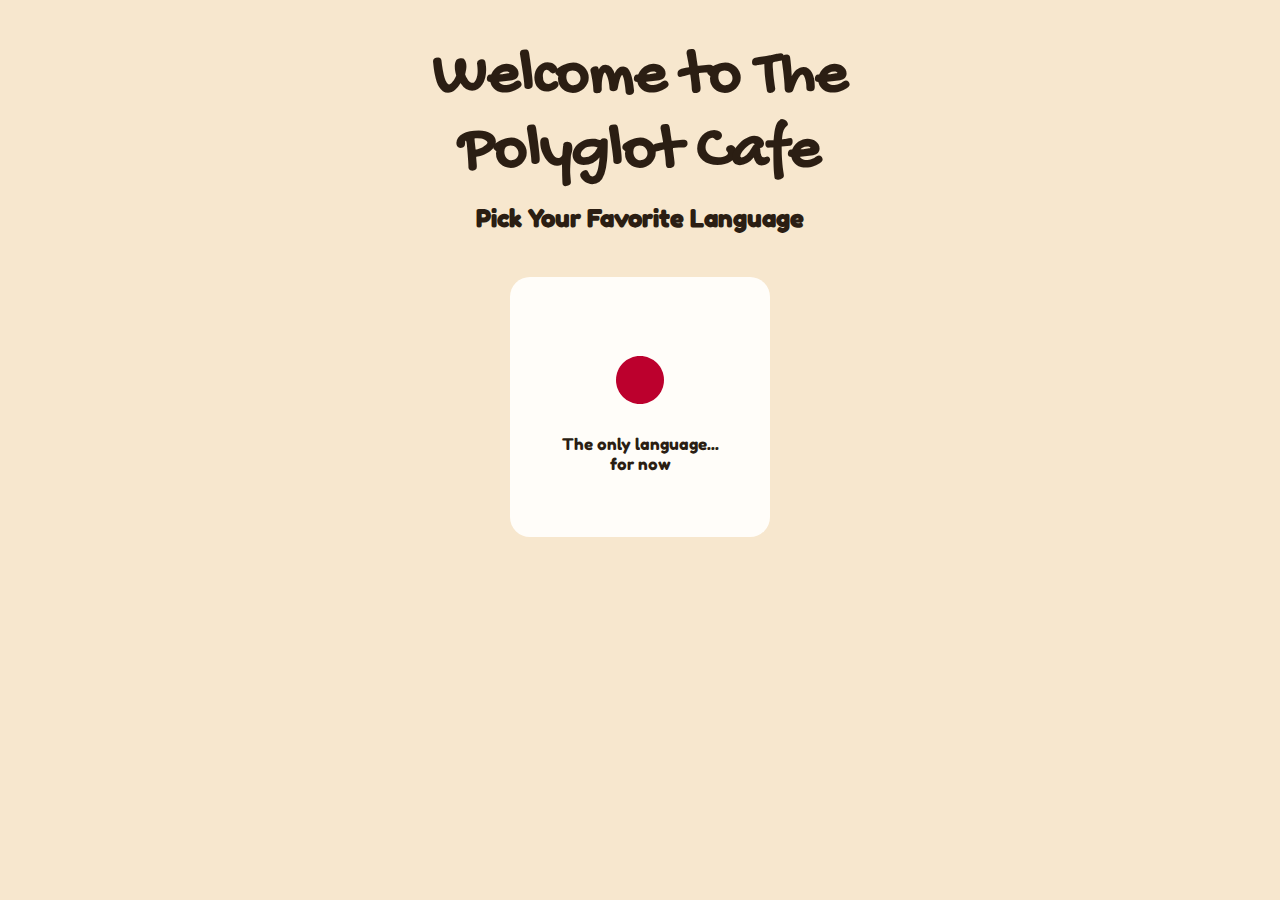
<file: index.html>
<!DOCTYPE html>
<html lang="en">
<head>
  <meta charset="UTF-8" />
  <title>Polyglot Cafe</title>
  <!-- Link to your external CSS file -->
  <link rel="stylesheet" href="css/styles.css" />
</head>
<body>
  
  <!-- Main heading -->
  <h1 class="heading">Welcome to The <br> Polyglot Cafe</h1>
  
  <!-- Subheading -->
  <h2 class="subheading">Pick Your Favorite Language</h2>
  
 <!-- Wrap the card in an anchor so the entire card is clickable -->
 <a href="page2.html" class="card-link">
    <div class="card-container">
      <img
        src="assets/images/japan.svg"
        alt="Japan Flag"
        class="flag-img"
        width="120"
        height="80"
      />
      <!-- Card text -->
      <div class="card-text">
        The only language...<br>
        for now
      </div>
    </div>
  </a>

</body>
</html>
</file>
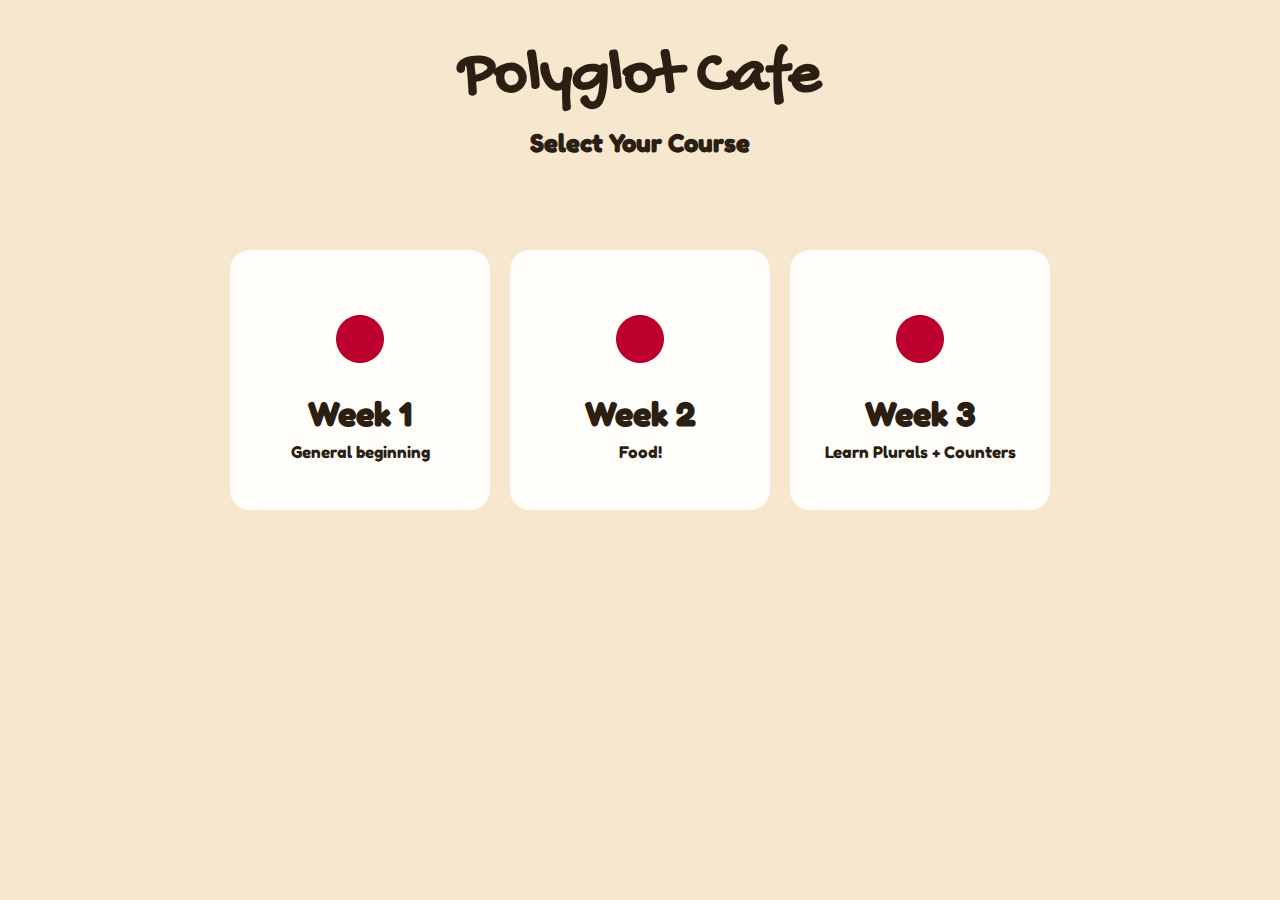
<file: page2.html>
<!DOCTYPE html>
<html lang="en">
<head>
  <meta charset="UTF-8" />
  <title>Polyglot Cafe – Week 1</title>
  <link rel="stylesheet" href="css/styles.css" />
</head>
<body>
  <!-- Main heading (optional) -->
  <h1 class="heading">Polyglot Cafe</h1>
  
  <!-- Subheading (optional) -->
  <h2 class="subheading">Select Your Course</h2>
  
  <!-- Card grid container -->
  <div class="card-grid">
    <!-- Card for Week 1 -->
    <a href="page3.html" class="card-link">
      <div class="card-container">
        <!-- Red circle / Japan flag -->
        <img src="assets/images/japan.svg" alt="Japan Flag" class="flag-img" width="120" height="80" />
        <!-- "Week 1" in 32px Fredoka One, centered -->
        <h2 class="week-title">Week 1</h2>
        <!-- Smaller text below -->
        <p class="week-subtext">General beginning</p>
      </div>
    </a>
  
    <!-- Card for Week 2 -->
    <a href="page4.html" class="card-link">
      <div class="card-container">
        <!-- Red circle / Japan flag -->
        <img src="assets/images/japan.svg" alt="Japan Flag" class="flag-img" width="120" height="80" />
        <!-- "Week 2" in 32px Fredoka One, centered -->
        <h2 class="week-title">Week 2</h2>
        <!-- Smaller text below -->
        <p class="week-subtext">Food!</p>
      </div>
    </a>
  
    <!-- Card for Week 3 -->
    <a href="page5.html" class="card-link">
      <div class="card-container">
        <!-- Red circle / Japan flag -->
        <img src="assets/images/japan.svg" alt="Japan Flag" class="flag-img" width="120" height="80" />
        <!-- "Week 3" in 32px Fredoka One, centered -->
        <h2 class="week-title">Week 3</h2>
        <!-- Smaller text below -->
        <p class="week-subtext">Learn Plurals + Counters</p>
      </div>
    </a>
  
    <!-- Card for Week 4 (if needed) -->
    
    <!-- Add more cards as needed -->
  </div>
  
</body>
</html>
</file>
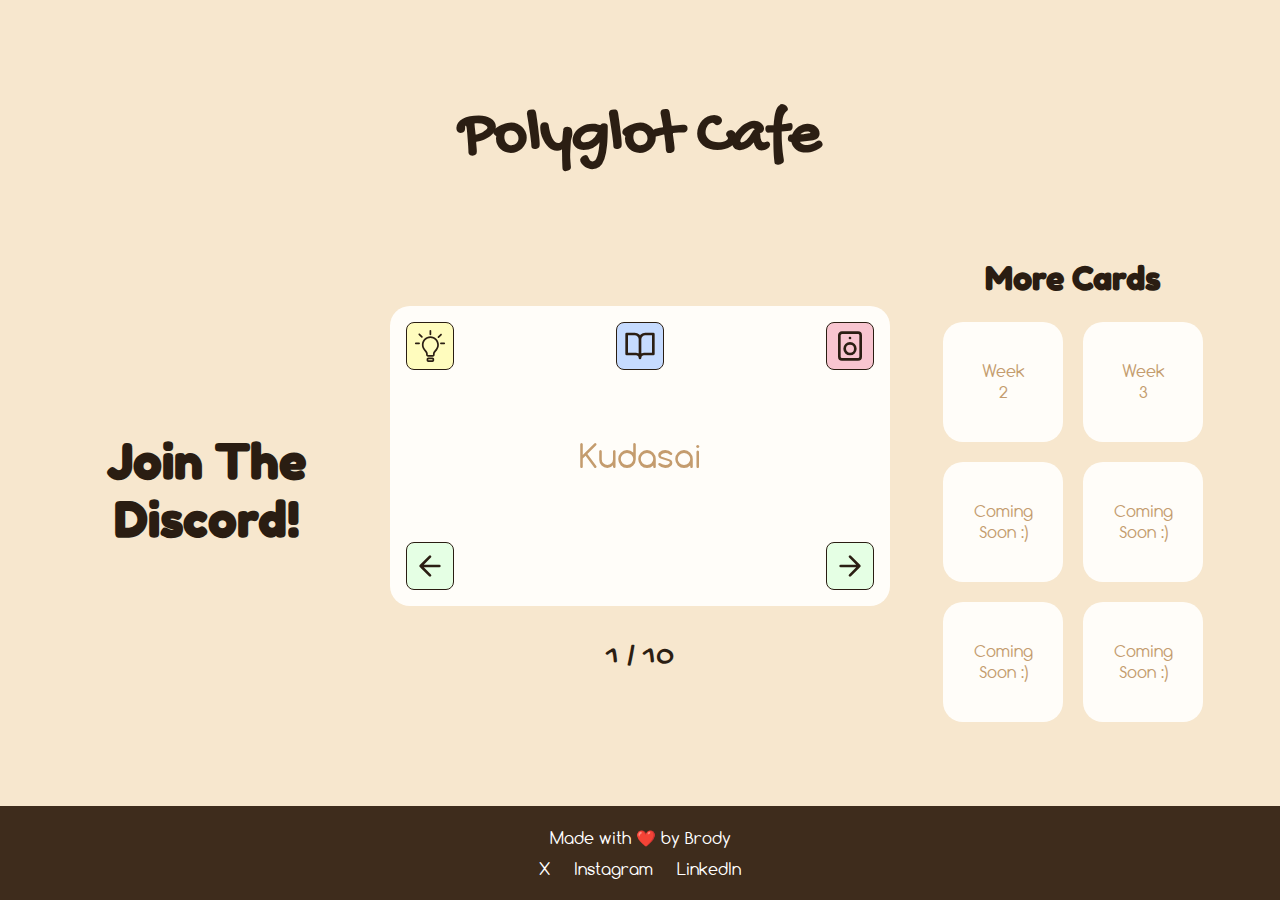
<file: page3.html>
<!DOCTYPE html>
<html lang="en">
<head>
  <meta charset="UTF-8" />
  <meta name="viewport" content="width=device-width, initial-scale=1">
  <meta name="presentation-url" content="https://www.canva.com/design/DAGfkSHycME/lAOpvOwb9t4d6oo5qgdSdw/edit?utm_content=DAGfkSHycME&utm_campaign=designshare&utm_medium=link2&utm_source=sharebutton">
  <title>Polyglot Cafe – Page 3</title>
  <link rel="stylesheet" href="css/flashcard.css" />
</head>
<body>
  <!-- Main heading -->
  <h1 class="main-heading">Polyglot Cafe</h1>

  <!-- 3-column layout -->
  <div class="page-layout">
    <!-- Left Column: "Join The Discord!" -->
    <div class="left-column">
      <h2 class="join-discord">Join The<br>Discord!</h2>
    </div>

    <!-- Center Column -->
<div class="center-column">
  <!-- Wrapper to vertically stack the flip-container and counter -->
  <div class="flashcard-wrapper">

    <!-- Flip Container -->
    <div class="flip-container" onclick="flipCard(event)">
      <div class="flashcard-inner">
        
        <!-- FRONT FACE -->
        <div class="flashcard-face flashcard-front">
          <div class="flashcard">
            <!-- Lightbulb (top-left) -->
            <div class="flashcard-button button-lightbulb top-left">
              <img src="assets/images/light.svg" alt="Lightbulb Icon">
            </div>
            <!-- Book (top-center) -->
            <div class="flashcard-button button-book top-center">
              <img src="assets/images/book.svg" alt="Book Icon">
            </div>
            <!-- Speaker (top-right) -->
            <div class="flashcard-button button-speaker top-right">
              <img src="assets/images/speaker.svg" alt="Speaker Icon">
            </div>
            <!-- Left Arrow (bottom-left) -->
            <div class="flashcard-button button-arrow bottom-left">
              <img src="assets/images/Arrow left.svg" alt="Left Arrow">
            </div>
            <!-- Right Arrow (bottom-right) -->
            <div class="flashcard-button button-arrow bottom-right">
              <img src="assets/images/Arrow right.svg" alt="Right Arrow">
            </div>

            <!-- Main front text -->
            <p class="flashcard-text">Hello</p>
          </div>
        </div>

        <!-- BACK FACE -->
        <div class="flashcard-face flashcard-back">
          <div class="flashcard">
            <!-- Same buttons on the back side (optional) -->
            <div class="flashcard-button button-lightbulb top-left">
              <img src="assets/images/light.svg" alt="Lightbulb Icon">
            </div>
            <div class="flashcard-button button-book top-center">
              <img src="assets/images/book.svg" alt="Book Icon">
            </div>
            <div class="flashcard-button button-speaker top-right">
              <img src="assets/images/speaker.svg" alt="Speaker Icon">
            </div>
            <div class="flashcard-button button-arrow bottom-left">
              <img src="assets/images/Arrow left.svg" alt="Left Arrow">
            </div>
            <div class="flashcard-button button-arrow bottom-right">
              <img src="assets/images/Arrow right.svg" alt="Right Arrow">
            </div>

            <!-- Main back text -->
            <p class="flashcard-text back-text">This is the Answer!</p>
          </div>
        </div>

      </div> <!-- .flashcard-inner -->
    </div> <!-- .flip-container -->

    <!-- Counter below the card -->
    <p id="card-counter" class="card-counter">1 / X</p>
  </div> <!-- .flashcard-wrapper -->
</div> <!-- .center-column -->


    <!-- Right Column: "More Cards" + 6 mini-cards -->
    <div class="right-column">
      <h2 class="more-cards">More Cards</h2>
      <div class="mini-cards-grid">
        <!-- 6 small 120×120 cards each with "Coming Soon :)" -->
        <div class="mini-card">
            <a href="page4.html" class="mini-card-link" style="text-decoration: none;">
            <p class="coming-soon">Week<br>2 </p>
            </a>
        </div>
        <div class="mini-card">
          <a href="page5.html" class="mini-card-link" style="text-decoration: none;">
          <p class="coming-soon">Week<br>3</p>
        </a>
        </div>
        <div class="mini-card">
          <p class="coming-soon">Coming<br>Soon :)</p>
        </div>
        <div class="mini-card">
          <p class="coming-soon">Coming<br>Soon :)</p>
        </div>
        <div class="mini-card">
          <p class="coming-soon">Coming<br>Soon :)</p>
        </div>
        <div class="mini-card">
          <p class="coming-soon">Coming<br>Soon :)</p>
        </div>
      </div>
    </div> <!-- .right-column -->
  </div> <!-- .page-layout -->

  <!-- Footer (Full width, centered, 2 lines) -->
  <footer class="site-footer">
    <p class="footer-text">Made with ❤️ by Brody</p>
    <nav class="footer-links">
      <a href="https://x.com/brodylame" target="_blank">X</a>
      <a href="https://www.instagram.com/brody_lane/?hl=en" target="_blank">Instagram</a>
      <a href="https://www.linkedin.com/in/broderickc/" target="_blank">LinkedIn</a>
    </nav>
  </footer>

  <script>
    // Now we choose the second set
    let currentSetKey = "japaneseWeek1";
  </script>
  <script src="js/script.js"></script>
</body>
</html>
</file>
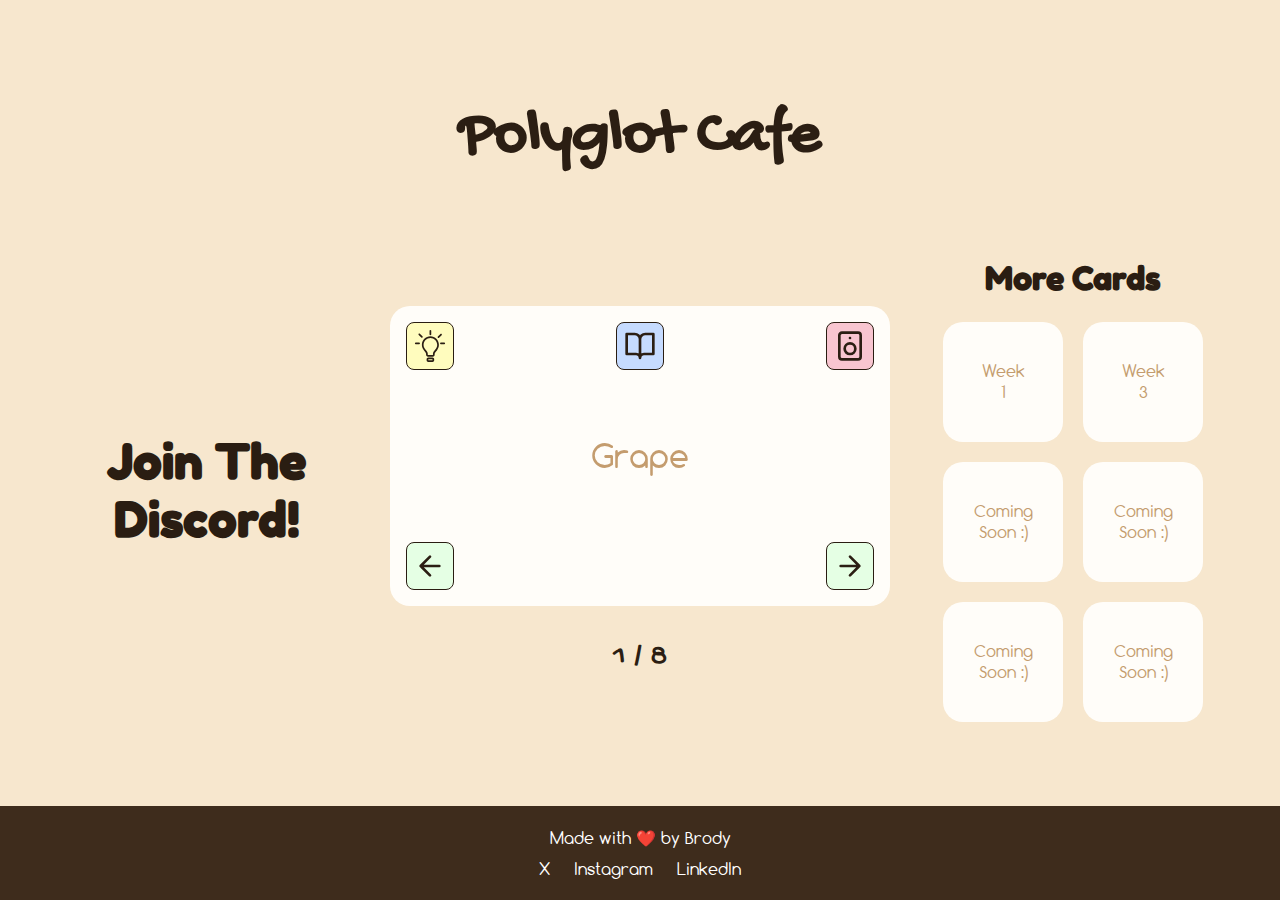
<file: page4.html>
<!DOCTYPE html>
<html lang="en">
<head>
  <meta charset="UTF-8" />
  <meta name="viewport" content="width=device-width, initial-scale=1">
  <meta name="presentation-url" content="https://www.canva.com/design/DAGgLFc5LJs/zw0bLjbKJ7TehV76mQ8opQ/edit?utm_content=DAGgLFc5LJs&utm_campaign=designshare&utm_medium=link2&utm_source=sharebutton">
  <title>Polyglot Cafe – Page 3</title>
  <link rel="stylesheet" href="css/flashcard.css" />
</head>
<body>
  <!-- Main heading -->
  <h1 class="main-heading">Polyglot Cafe</h1>

  <!-- 3-column layout -->
  <div class="page-layout">
    <!-- Left Column: "Join The Discord!" -->
    <div class="left-column">
      <h2 class="join-discord">Join The<br>Discord!</h2>
    </div>

    <!-- Center Column -->
<div class="center-column">
  <!-- Wrapper to vertically stack the flip-container and counter -->
  <div class="flashcard-wrapper">

    <!-- Flip Container -->
    <div class="flip-container" onclick="flipCard(event)">
      <div class="flashcard-inner">
        
        <!-- FRONT FACE -->
        <div class="flashcard-face flashcard-front">
          <div class="flashcard">
            <!-- Lightbulb (top-left) -->
            <div class="flashcard-button button-lightbulb top-left">
              <img src="assets/images/light.svg" alt="Lightbulb Icon">
            </div>
            <!-- Book (top-center) -->
            <div class="flashcard-button button-book top-center">
              <img src="assets/images/book.svg" alt="Book Icon">
            </div>
            <!-- Speaker (top-right) -->
            <div class="flashcard-button button-speaker top-right">
              <img src="assets/images/speaker.svg" alt="Speaker Icon">
            </div>
            <!-- Left Arrow (bottom-left) -->
            <div class="flashcard-button button-arrow bottom-left">
              <img src="assets/images/Arrow left.svg" alt="Left Arrow">
            </div>
            <!-- Right Arrow (bottom-right) -->
            <div class="flashcard-button button-arrow bottom-right">
              <img src="assets/images/Arrow right.svg" alt="Right Arrow">
            </div>

            <!-- Main front text -->
            <p class="flashcard-text">Hello</p>
          </div>
        </div>

        <!-- BACK FACE -->
        <div class="flashcard-face flashcard-back">
          <div class="flashcard">
            <!-- Same buttons on the back side (optional) -->
            <div class="flashcard-button button-lightbulb top-left">
              <img src="assets/images/light.svg" alt="Lightbulb Icon">
            </div>
            <div class="flashcard-button button-book top-center">
              <img src="assets/images/book.svg" alt="Book Icon">
            </div>
            <div class="flashcard-button button-speaker top-right">
              <img src="assets/images/speaker.svg" alt="Speaker Icon">
            </div>
            <div class="flashcard-button button-arrow bottom-left">
              <img src="assets/images/Arrow left.svg" alt="Left Arrow">
            </div>
            <div class="flashcard-button button-arrow bottom-right">
              <img src="assets/images/Arrow right.svg" alt="Right Arrow">
            </div>

            <!-- Main back text -->
            <p class="flashcard-text back-text">This is the Answer!</p>
          </div>
        </div>

      </div> <!-- .flashcard-inner -->
    </div> <!-- .flip-container -->

    <!-- Counter below the card -->
    <p id="card-counter" class="card-counter">1 / X</p>
  </div> <!-- .flashcard-wrapper -->
</div> <!-- .center-column -->


    <!-- Right Column: "More Cards" + 6 mini-cards -->
    <div class="right-column">
      <h2 class="more-cards">More Cards</h2>
      <div class="mini-cards-grid">
        <!-- 6 small 120×120 cards each with "Coming Soon :)" -->
        <div class="mini-card">
            <a href="page3.html" class="mini-card-link" style="text-decoration: none;">
            <p class="coming-soon">Week<br>1 </p>
            </a>
        </div>
        <div class="mini-card">
          <a href="page5.html" class="mini-card-link" style="text-decoration: none;">
          <p class="coming-soon">Week<br>3</p>
        </a>
        </div>
        <div class="mini-card">
          <p class="coming-soon">Coming<br>Soon :)</p>
        </div>
        <div class="mini-card">
          <p class="coming-soon">Coming<br>Soon :)</p>
        </div>
        <div class="mini-card">
          <p class="coming-soon">Coming<br>Soon :)</p>
        </div>
        <div class="mini-card">
          <p class="coming-soon">Coming<br>Soon :)</p>
        </div>
      </div>
    </div> <!-- .right-column -->
  </div> <!-- .page-layout -->

  <!-- Footer (Full width, centered, 2 lines) -->
  <footer class="site-footer">
    <p class="footer-text">Made with ❤️ by Brody</p>
    <nav class="footer-links">
      <a href="https://x.com/brodylame" target="_blank">X</a>
      <a href="https://www.instagram.com/brody_lane/?hl=en" target="_blank">Instagram</a>
      <a href="https://www.linkedin.com/in/broderickc/" target="_blank">LinkedIn</a>
    </nav>
  </footer>

  <script>
    // Now we choose the second set
    let currentSetKey = "japaneseWeek2";
  </script>
  <script src="js/script.js"></script>
</body>
</html>
</file>
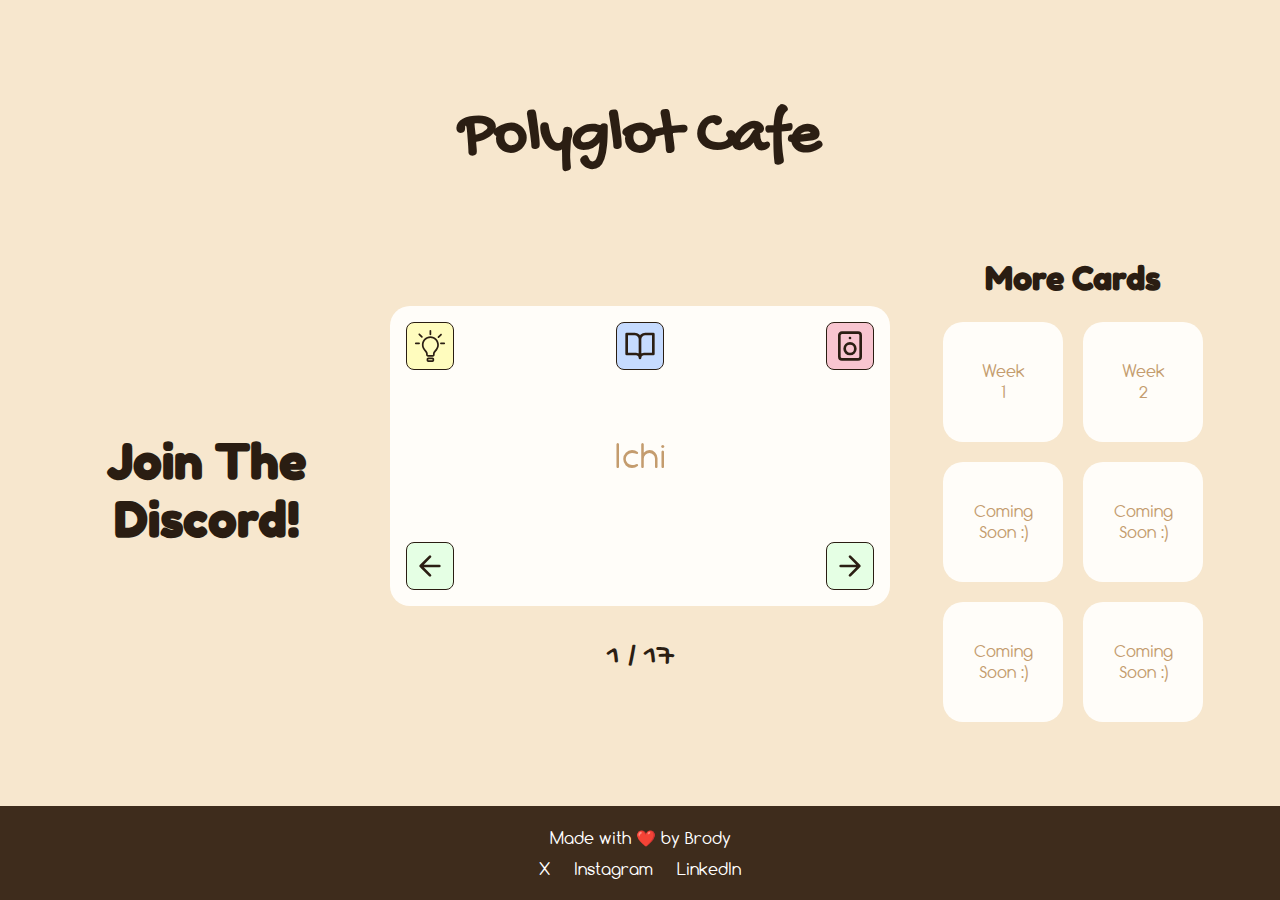
<file: page5.html>
<!DOCTYPE html>
<html lang="en">
<head>
  <meta charset="UTF-8" />
  <meta name="viewport" content="width=device-width, initial-scale=1">
  <meta name="presentation-url" content="https://www.canva.com/design/DAGgQ_jlYBE/GTuzASvfB4fuHW0ExnLwXg/edit?utm_content=DAGgQ_jlYBE&utm_campaign=designshare&utm_medium=link2&utm_source=sharebutton">
  <title>Polyglot Cafe – Page 3</title>
  <link rel="stylesheet" href="css/flashcard.css" />
</head>
<body>
  <!-- Main heading -->
  <h1 class="main-heading">Polyglot Cafe</h1>

  <!-- 3-column layout -->
  <div class="page-layout">
    <!-- Left Column: "Join The Discord!" -->
    <div class="left-column">
      <h2 class="join-discord">Join The<br>Discord!</h2>
    </div>

    <!-- Center Column -->
<div class="center-column">
  <!-- Wrapper to vertically stack the flip-container and counter -->
  <div class="flashcard-wrapper">

    <!-- Flip Container -->
    <div class="flip-container" onclick="flipCard(event)">
      <div class="flashcard-inner">
        
        <!-- FRONT FACE -->
        <div class="flashcard-face flashcard-front">
          <div class="flashcard">
            <!-- Lightbulb (top-left) -->
            <div class="flashcard-button button-lightbulb top-left">
              <img src="assets/images/light.svg" alt="Lightbulb Icon">
            </div>
            <!-- Book (top-center) -->
            <div class="flashcard-button button-book top-center">
              <img src="assets/images/book.svg" alt="Book Icon">
            </div>
            <!-- Speaker (top-right) -->
            <div class="flashcard-button button-speaker top-right">
              <img src="assets/images/speaker.svg" alt="Speaker Icon">
            </div>
            <!-- Left Arrow (bottom-left) -->
            <div class="flashcard-button button-arrow bottom-left">
              <img src="assets/images/Arrow left.svg" alt="Left Arrow">
            </div>
            <!-- Right Arrow (bottom-right) -->
            <div class="flashcard-button button-arrow bottom-right">
              <img src="assets/images/Arrow right.svg" alt="Right Arrow">
            </div>

            <!-- Main front text -->
            <p class="flashcard-text">Hello</p>
          </div>
        </div>

        <!-- BACK FACE -->
        <div class="flashcard-face flashcard-back">
          <div class="flashcard">
            <!-- Same buttons on the back side (optional) -->
            <div class="flashcard-button button-lightbulb top-left">
              <img src="assets/images/light.svg" alt="Lightbulb Icon">
            </div>
            <div class="flashcard-button button-book top-center">
              <img src="assets/images/book.svg" alt="Book Icon">
            </div>
            <div class="flashcard-button button-speaker top-right">
              <img src="assets/images/speaker.svg" alt="Speaker Icon">
            </div>
            <div class="flashcard-button button-arrow bottom-left">
              <img src="assets/images/Arrow left.svg" alt="Left Arrow">
            </div>
            <div class="flashcard-button button-arrow bottom-right">
              <img src="assets/images/Arrow right.svg" alt="Right Arrow">
            </div>

            <!-- Main back text -->
            <p class="flashcard-text back-text">This is the Answer!</p>
          </div>
        </div>

      </div> <!-- .flashcard-inner -->
    </div> <!-- .flip-container -->

    <!-- Counter below the card -->
    <p id="card-counter" class="card-counter">1 / X</p>
  </div> <!-- .flashcard-wrapper -->
</div> <!-- .center-column -->


    <!-- Right Column: "More Cards" + 6 mini-cards -->
    <div class="right-column">
      <h2 class="more-cards">More Cards</h2>
      <div class="mini-cards-grid">
        <!-- 6 small 120×120 cards each with "Coming Soon :)" -->
        <div class="mini-card">
            <a href="page3.html" class="mini-card-link" style="text-decoration: none;">
            <p class="coming-soon">Week<br>1 </p>
            </a>
        </div>
        <div class="mini-card">
          <a href="page4.html" class="mini-card-link" style="text-decoration: none;">
          <p class="coming-soon">Week<br>2</p>
        </a>
        </div>
        <div class="mini-card">
          <p class="coming-soon">Coming<br>Soon :)</p>
        </div>
        <div class="mini-card">
          <p class="coming-soon">Coming<br>Soon :)</p>
        </div>
        <div class="mini-card">
          <p class="coming-soon">Coming<br>Soon :)</p>
        </div>
        <div class="mini-card">
          <p class="coming-soon">Coming<br>Soon :)</p>
        </div>
      </div>
    </div> <!-- .right-column -->
  </div> <!-- .page-layout -->

  <!-- Footer (Full width, centered, 2 lines) -->
  <footer class="site-footer">
    <p class="footer-text">Made with ❤️ by Brody</p>
    <nav class="footer-links">
      <a href="https://x.com/brodylame" target="_blank">X</a>
      <a href="https://www.instagram.com/brody_lane/?hl=en" target="_blank">Instagram</a>
      <a href="https://www.linkedin.com/in/broderickc/" target="_blank">LinkedIn</a>
    </nav>
  </footer>

  <script>
    // Now we choose the second set
    let currentSetKey = "japaneseWeek3";
  </script>
  <script src="js/script.js"></script>
</body>
</html>
</file>
<file: css/styles.css>
/* 1. Load the Gochi Hand font locally */
@font-face {
  font-family: 'GochiHand';
  /* Update the file name/path if needed */
  src: url('../assets/fonts/GochiHand-Regular.ttf') format('truetype');
  font-weight: normal;
  font-style: normal;
}

/* 2. Load the Fredoka One font locally */
@font-face {
  font-family: 'FredokaOne';
  /* Update the file name/path if needed */
  src: url('../assets/fonts/FredokaOne-Regular.ttf') format('truetype');
  font-weight: normal;
  font-style: normal;
}

/* 3. Basic Reset */
* {
  box-sizing: border-box;
  margin: 0;
  padding: 0;
}

/* 4. Body: Flex container for centering content */
body {
  background-color: #F7E7CE; /* Page background color */
  min-height: 100vh;
  display: flex;
  flex-direction: column;
  align-items: center;
  /* If you want everything vertically centered, use "justify-content: center;" */
  justify-content: flex-start;
}

/* 5. Main Heading ("Polyglot Cafe") */
.heading {
  font-family: 'GochiHand', cursive;
  font-size: 64px;
  color: #2B1E13;
  text-align: center;
  margin-top: 40px; /* Some space from the top */
}

/* 6. Subheading */
.subheading {
  font-family: 'FredokaOne', sans-serif;
  font-size: 24px;
  color: #2B1E13;
  text-align: center;
  margin-top: 14px; /* 14px gap below the heading */
}

/* 7. Anchor styling for the card link */
.card-link {
  display: block;
  width: 100%;
  text-decoration: none;
  color: inherit;
}

/* 8. Card Container */
.card-container {
  background-color: #FFFDF9;
  width: 260px;
  height: 260px;
  border-radius: 20px;

  /* Flex to center contents vertically & horizontally */
  display: flex;
  flex-direction: column;
  align-items: center;
  justify-content: center;

  /* 44px gap below subheading (if subheading is present) */
  margin-top: 44px;
  margin-bottom: 20px;

  /* Hover transition */
  transition: transform 0.3s ease, box-shadow 0.3s ease;
}

/* 9. Hover effect: scale up slightly and add a subtle shadow */
.card-container:hover {
  transform: scale(1.05);
  box-shadow: 0 8px 16px rgba(0, 0, 0, 0.1);
}

/* 10. Flag (SVG or PNG) inside the card */
.flag-img {
  width: 120px;
  height: 80px;
  /* For SVGs this is typically enough.
     If you’re using a PNG/JPG, you could also do:
       object-fit: contain;
     if needed. 
  */
}

/* 
  11. For scenarios where you want a large title,
      e.g. "Week 1" at 32px 
*/
.week-title {
  font-family: 'FredokaOne', sans-serif;
  font-size: 32px;
  color: #2B1E13;
  text-align: center;
  margin-top: 16px; /* space below the flag */
  margin-bottom: 8px;
}

/* 12. Subtext under a large title */
.week-subtext {
  font-family: 'FredokaOne', sans-serif;
  font-size: 16px;
  color: #2B1E13;
  text-align: center;
  margin: 0;
}

/* 13. Original Card Text 
      "The only language...<br> for now" 
      If you still want to use your old structure:
*/
.card-text {
  font-family: 'FredokaOne', sans-serif;
  font-size: 16px;
  color: #2B1E13;
  text-align: center;
  margin-top: 14px;
}

/* Desktop layout (three columns) */
@media screen and (min-width: 769px) {
  .card-grid {
    display: grid;
    grid-template-columns: repeat(3, 1fr);
    gap: 20px;
    margin-top: 48px;;
  }

  .card-link {
    width: auto;
    margin: 0;
  }
}
</file>
<file: css/flashcard.css>
/* ============================
   1. Font-face (optional)
   ============================ */
   @font-face {
    font-family: 'GochiHand';
    src: url('../assets/fonts/GochiHand-Regular.ttf') format('truetype');
    font-weight: normal;
    font-style: normal;
  }
  @font-face {
    font-family: 'FredokaOne';
    src: url('../assets/fonts/FredokaOne-Regular.ttf') format('truetype');
    font-weight: normal;
    font-style: normal;
  }
  @font-face {
    font-family: 'Comfortaa';
    src: url('../assets/fonts/Comfortaa-Regular.ttf') format('truetype');
    font-weight: 400;
    font-style: normal;
  }
  
  /* ============================
     2. Global Reset & Body
     ============================ */
  * {
    margin: 0;
    padding: 0;
    box-sizing: border-box;
  }
  
  /* Let html & body fill the browser height */
  html, body {
    height: 100%;
  }
  
  /* 
     Make body a flex container, column direction 
     so the footer can stay at the bottom.
  */
  body {
    display: flex;
    flex-direction: column;
    background-color: #F7E7CE;
  }
  
  /* 
     If you want to center the main heading horizontally, 
     you can keep text-align: center or use a container approach. 
     But we remove "align-items: center;" to prevent everything from centering 
     horizontally in the entire page.
  */
  
  /* ============================
     3. Main Heading
     ============================ */
  .main-heading {
    font-family: 'GochiHand', cursive;
    font-size: 64px;
    color: #2B1E13;
    text-align: center;
    margin-top: 100px;
    margin-bottom: 40px;
  }
  
  /* ============================
     4. Page Layout (3 columns)
     ============================ */
  /* 
     Let .page-layout expand to fill the space above the footer 
     by giving it flex: 1 0 auto. 
  */
  .page-layout {
    flex: 1 0 auto;
    width: 90%;
    max-width: 1200px;
  
    display: grid;
    grid-template-columns: 1fr auto 1fr;
    gap: 40px;
    align-items: center;
    margin: 0 auto; /* center it horizontally in the page */
  }
  
  /* ============================
     5. Left Column (Discord)
     ============================ */
  .left-column {
    display: flex;
    justify-content: center;
  }
  
  .join-discord {
    font-family: 'FredokaOne', sans-serif;
    font-size: 48px;
    color: #2A1D12;
    text-align: center;
    line-height: 1.2;
  }
  
  /* ============================
     6. Center Column (Flip-Card)
     ============================ */
  .center-column {
    display: flex;
    justify-content: center;
  }
  
  /* Flip container with 3D perspective */
  .flip-container {
    perspective: 1000px;
    cursor: pointer; /* so user sees clickable */
  }
  
  .flashcard-inner {
    position: relative;
    width: 500px;
    height: 300px;
    transform-style: preserve-3d;
    transition: transform 0.8s;
  }
  
  .flashcard-inner.is-flipped {
    transform: rotateY(180deg);
  }
  
  /* Each face: front/back */
  .flashcard-face {
    position: absolute;
    width: 100%;
    height: 100%;
    backface-visibility: hidden;
    border-radius: 20px;
    background-color: #FFFDF9;
    overflow: visible;
    top: 0;
    left: 0;
  }
  
  /* The back side rotated 180 */
  .flashcard-back {
    transform: rotateY(180deg);
  }
  
  /* Back text example styling */
  .back-text {
    font-family: 'Comfortaa', sans-serif;
    font-size: 32px;
    color: #C49C6E;
    text-align: center;
    position: absolute;
    top: 50%;
    left: 50%;
    transform: translate(-50%, -50%);
  }
  
  /* Front text styling */
  .flashcard-text {
    font-family: 'Comfortaa', sans-serif;
    font-size: 32px;
    color: #C49C6E;
    text-align: center;
    position: absolute;
    top: 50%;
    left: 50%;
    transform: translate(-50%, -50%);
  }
  
  /* ============================
     7. Flashcard Buttons
     ============================ */
  .flashcard-button {
    position: absolute;
    width: 48px;
    height: 48px;
    padding: 8px;
    border: 1px solid #2A1D12;
    border-radius: 8px;
    display: flex;
    align-items: center;
    justify-content: center;
  
    background-color: #FFFDF9;
    transform-origin: center center;
    cursor: pointer;
    transition: transform 0.2s ease, box-shadow 0.2s ease;
  }
  
  /* Distinct background colors */
  .button-lightbulb {
    background-color: #FFFCBE;
  }
  .button-book {
    background-color: #C6DBFF;
  }
  .button-speaker {
    background-color: #F8C5D0;
  }
  .button-arrow {
    background-color: #E5FFE4;
  }
  
  /* Corner positions */
  .top-left {
    top: 16px;
    left: 16px;
  }
  .top-center {
    top: 16px;
    left: 50%;
    transform: translateX(-50%);
  }
  .top-right {
    top: 16px;
    right: 16px;
  }
  .bottom-left {
    bottom: 16px;
    left: 16px;
  }
  .bottom-right {
    bottom: 16px;
    right: 16px;
  }
  
  /* Hover effect */
  .flashcard-button:hover {
    transform: scale(1.05);
    box-shadow: 0 4px 8px rgba(0,0,0,0.15);
  }
  .top-center:hover {
    transform: translateX(-50%) scale(1.05);
  }
  
  /* Icon inside */
  .flashcard-button img {
    width: 32px;
    height: 32px;
    object-fit: contain;
  }
  
  /* ============================
     8. Right Column (More Cards)
     ============================ */
  .right-column {
    display: flex;
    flex-direction: column;
    align-items: center;
  }
  
  .more-cards {
    font-family: 'FredokaOne', sans-serif;
    font-size: 32px;
    color: #2A1D12;
    margin-bottom: 24px;
  }
  
  .mini-cards-grid {
    display: grid;
    grid-template-columns: repeat(2, 120px);
    grid-auto-rows: 120px;
    gap: 20px;
  }
  
  .mini-card {
    width: 120px;
    height: 120px;
    background-color: #FFFDF9;
    border-radius: 20px;
    display: flex;
    align-items: center;
    justify-content: center;
  }
  
  .coming-soon {
    font-family: 'Comfortaa', sans-serif;
    font-size: 16px;
    color: #C49C6E;
    text-align: center;
    line-height: 1.3;
  }
  
  /* ============================
     9. Wrapper + Counter
     ============================ */
  .flashcard-wrapper {
    display: flex;
    flex-direction: column;
    align-items: center;
  }
  
  .card-counter {
    margin-top: 32px;
    font-family: 'GochiHand', cursive;
    font-size: 32px;
    color: #2B1E13;
    text-align: center;
  }
  
  /* ============================
     10. Footer
     ============================ */
  .site-footer {
    flex-shrink: 0;        /* keep footer at bottom */
    width: 100%;           /* full width */
    background-color: #3E2C1C; 
    color: #fff;
    padding: 20px;
    text-align: center;
    margin-top: 40px; /* spacing above footer if content is short */
  }
  
  .footer-text {
    margin: 0;
    font-family: 'Comfortaa', sans-serif;
    font-size: 16px;
    margin-bottom: 8px;
  }
  
  .footer-links {
    display: inline-block;
  }
  
  .footer-links a {
    margin: 0 10px;
    color: #fff;
    text-decoration: none;
    font-family: 'Comfortaa', sans-serif;
  }
  
  .footer-links a:hover {
    text-decoration: underline;
  }
  
  /* ============================
     11. Mobile Media Queries
     ============================ */
     @media screen and (max-width: 768px) {
  
      /* Hide "Join the Discord!" */
      .left-column {
        display: none;
      }
    
      /* Single-column layout */
      .page-layout {
        grid-template-columns: 1fr; /* only one column now */
        grid-row-gap: 30px;
      }
    
      /* Scale down entire flip-container */
      .flip-container {
        transform: scale(0.75);
        transform-origin: top center;
        margin: 0 auto;
      }
    
      /* If you want more or less scaling, adjust 0.85 to 0.8 or 0.9, etc. */
    
      /* Avoid horizontal overflow */
      .center-column {
        overflow: hidden; }
      }
</file>
